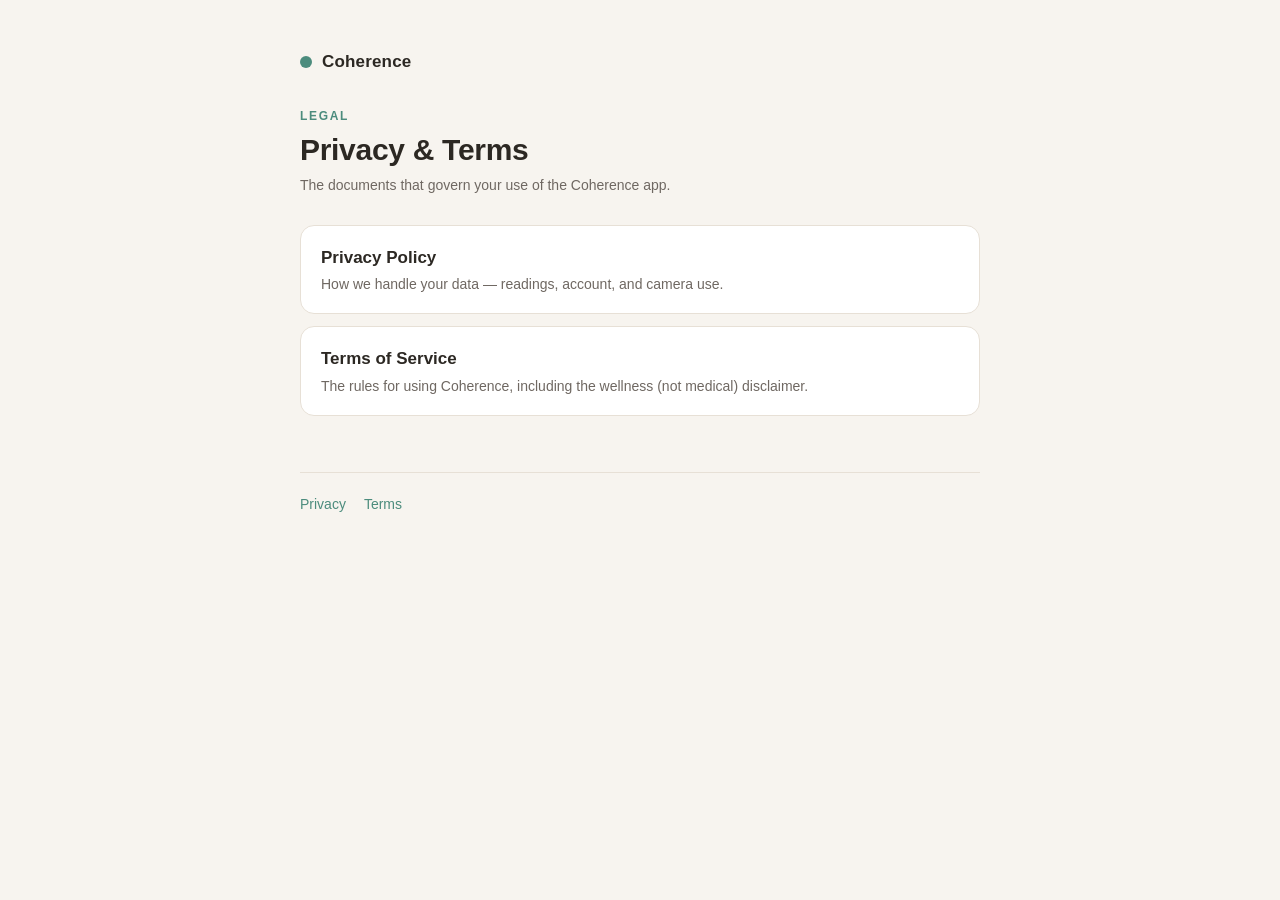
<file: index.html>
<!doctype html>
<html lang="en">
<head>
  <meta charset="utf-8" />
  <meta name="viewport" content="width=device-width, initial-scale=1" />
  <title>Coherence — Legal</title>
  <meta name="description" content="Privacy Policy and Terms of Service for the Coherence app." />
  <link rel="stylesheet" href="/style.css" />
</head>
<body>
  <main class="wrap">
    <header class="site"><span class="dot"></span><span class="name">Coherence</span></header>
    <p class="eyebrow">Legal</p>
    <h1>Privacy &amp; Terms</h1>
    <p class="updated">The documents that govern your use of the Coherence app.</p>
    <nav class="index-links">
      <a href="/privacy">Privacy Policy<span>How we handle your data — readings, account, and camera use.</span></a>
      <a href="/terms">Terms of Service<span>The rules for using Coherence, including the wellness (not medical) disclaimer.</span></a>
    </nav>
    <footer class="site">
      <a href="/privacy">Privacy</a>
      <a href="/terms">Terms</a>
    </footer>
  </main>
</body>
</html>
</file>
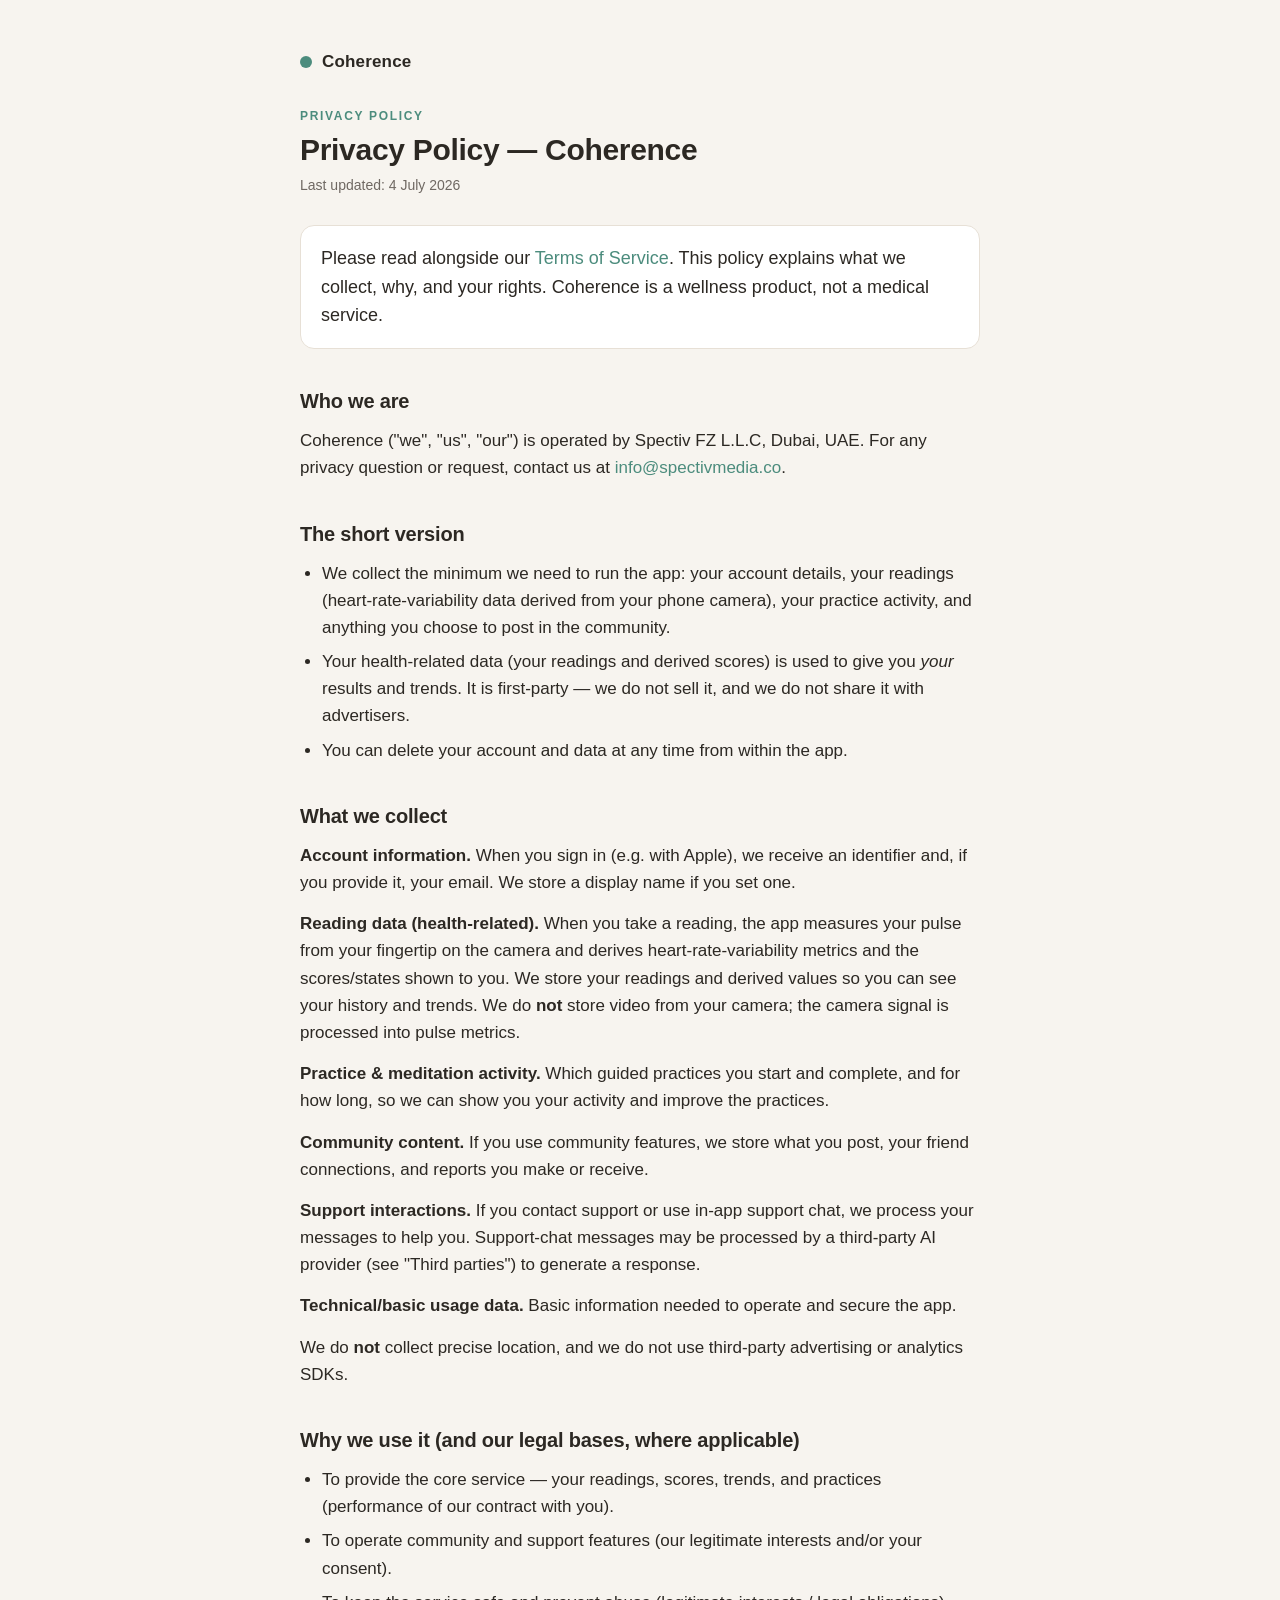
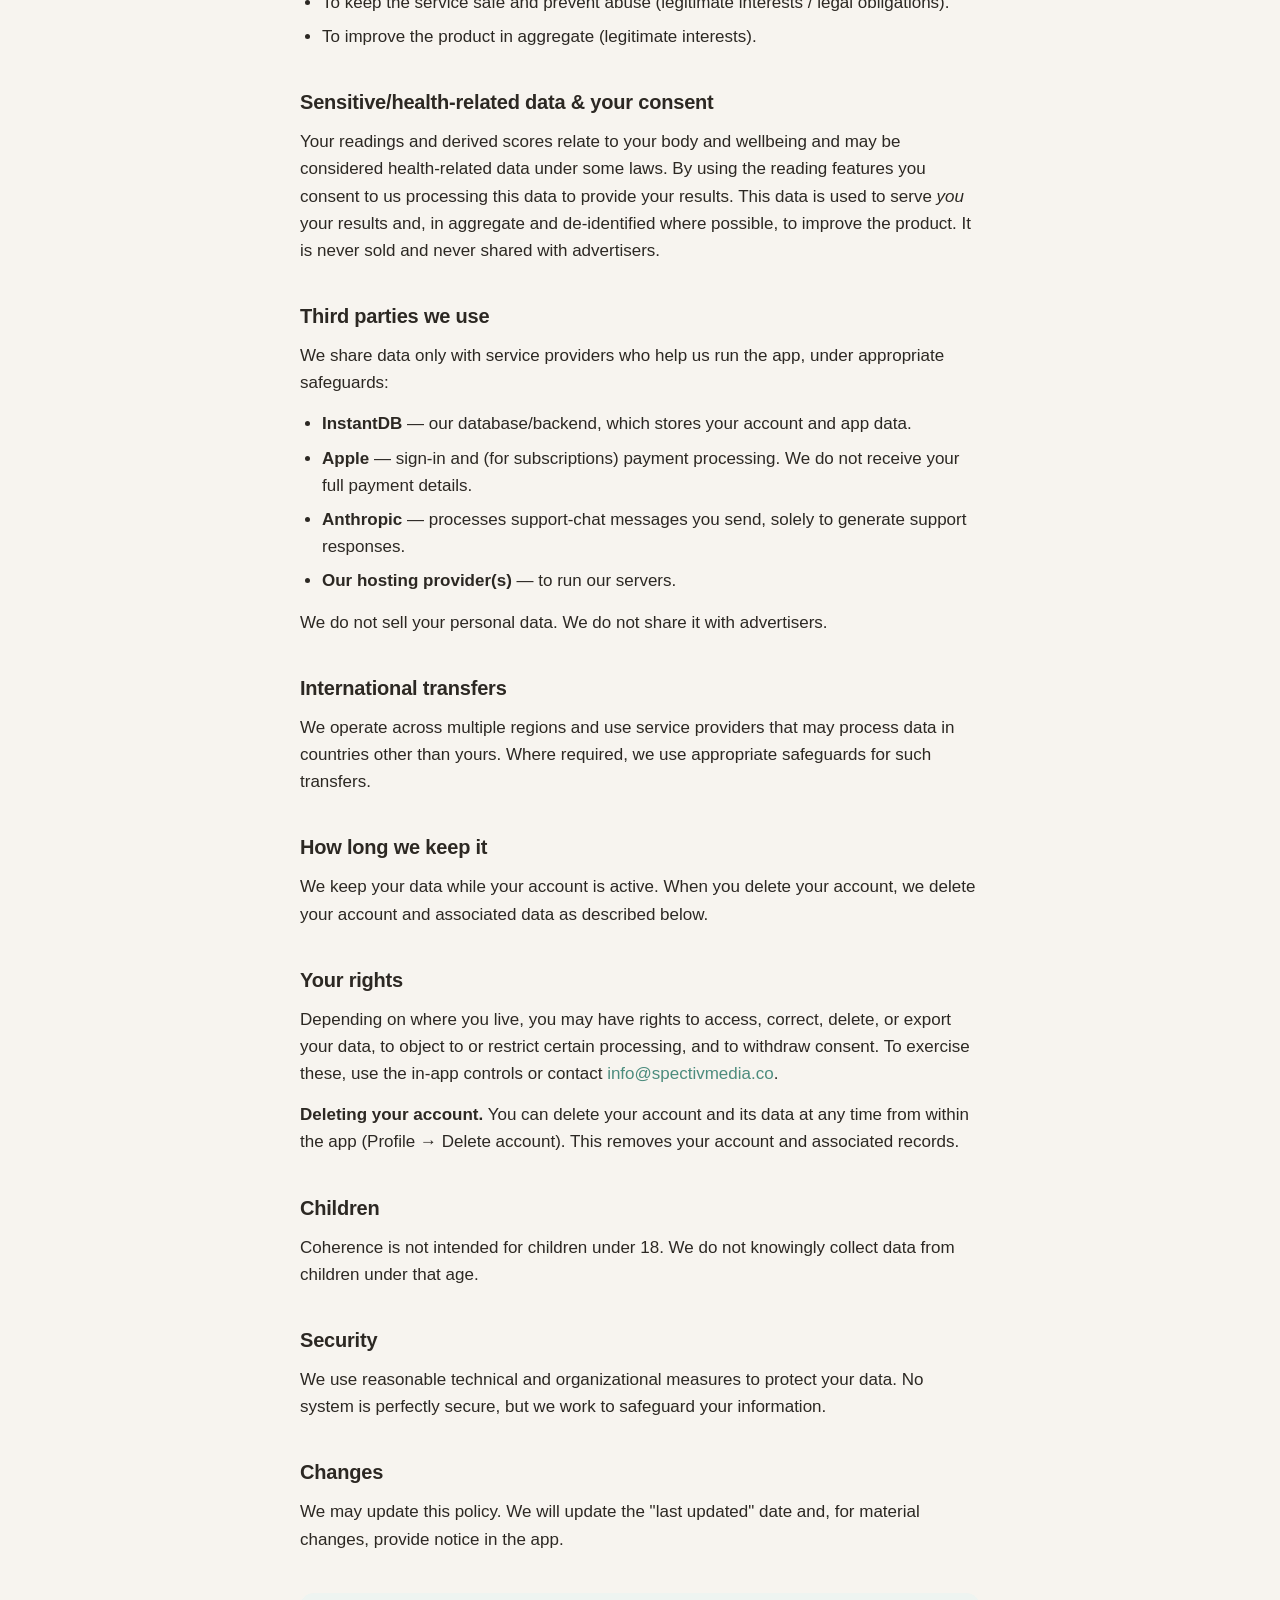
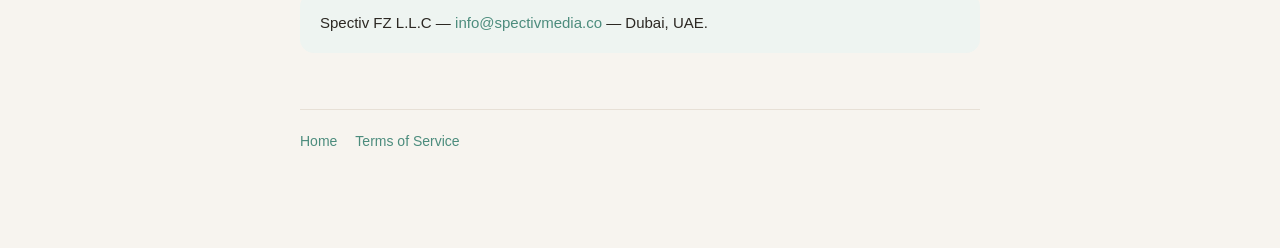
<file: privacy.html>
<!doctype html>
<html lang="en">
<head>
  <meta charset="utf-8" />
  <meta name="viewport" content="width=device-width, initial-scale=1" />
  <title>Privacy Policy — Coherence</title>
  <meta name="description" content="How the Coherence app collects, uses, and protects your data." />
  <link rel="stylesheet" href="/style.css" />
</head>
<body>
  <main class="wrap">
    <header class="site"><span class="dot"></span><span class="name">Coherence</span></header>
    <p class="eyebrow">Privacy Policy</p>
    <h1>Privacy Policy — Coherence</h1>
    <p class="updated">Last updated: 4 July 2026</p>

    <p class="intro">Please read alongside our <a href="/terms">Terms of Service</a>. This policy explains what
      we collect, why, and your rights. Coherence is a wellness product, not a medical service.</p>

    <h2>Who we are</h2>
    <p>Coherence ("we", "us", "our") is operated by Spectiv FZ L.L.C, Dubai, UAE. For any privacy question or
      request, contact us at <a href="mailto:info@spectivmedia.co">info@spectivmedia.co</a>.</p>

    <h2>The short version</h2>
    <ul>
      <li>We collect the minimum we need to run the app: your account details, your readings
        (heart-rate-variability data derived from your phone camera), your practice activity, and anything you
        choose to post in the community.</li>
      <li>Your health-related data (your readings and derived scores) is used to give you <em>your</em> results
        and trends. It is first-party — we do not sell it, and we do not share it with advertisers.</li>
      <li>You can delete your account and data at any time from within the app.</li>
    </ul>

    <h2>What we collect</h2>
    <p><strong>Account information.</strong> When you sign in (e.g. with Apple), we receive an identifier and, if
      you provide it, your email. We store a display name if you set one.</p>
    <p><strong>Reading data (health-related).</strong> When you take a reading, the app measures your pulse from
      your fingertip on the camera and derives heart-rate-variability metrics and the scores/states shown to
      you. We store your readings and derived values so you can see your history and trends. We do <strong>not</strong>
      store video from your camera; the camera signal is processed into pulse metrics.</p>
    <p><strong>Practice &amp; meditation activity.</strong> Which guided practices you start and complete, and
      for how long, so we can show you your activity and improve the practices.</p>
    <p><strong>Community content.</strong> If you use community features, we store what you post, your friend
      connections, and reports you make or receive.</p>
    <p><strong>Support interactions.</strong> If you contact support or use in-app support chat, we process your
      messages to help you. Support-chat messages may be processed by a third-party AI provider (see "Third
      parties") to generate a response.</p>
    <p><strong>Technical/basic usage data.</strong> Basic information needed to operate and secure the app.</p>
    <p>We do <strong>not</strong> collect precise location, and we do not use third-party advertising or
      analytics SDKs.</p>

    <h2>Why we use it (and our legal bases, where applicable)</h2>
    <ul>
      <li>To provide the core service — your readings, scores, trends, and practices (performance of our
        contract with you).</li>
      <li>To operate community and support features (our legitimate interests and/or your consent).</li>
      <li>To keep the service safe and prevent abuse (legitimate interests / legal obligations).</li>
      <li>To improve the product in aggregate (legitimate interests).</li>
    </ul>

    <h2>Sensitive/health-related data &amp; your consent</h2>
    <p>Your readings and derived scores relate to your body and wellbeing and may be considered health-related
      data under some laws. By using the reading features you consent to us processing this data to provide your
      results. This data is used to serve <em>you</em> your results and, in aggregate and de-identified where
      possible, to improve the product. It is never sold and never shared with advertisers.</p>

    <h2>Third parties we use</h2>
    <p>We share data only with service providers who help us run the app, under appropriate safeguards:</p>
    <ul>
      <li><strong>InstantDB</strong> — our database/backend, which stores your account and app data.</li>
      <li><strong>Apple</strong> — sign-in and (for subscriptions) payment processing. We do not receive your
        full payment details.</li>
      <li><strong>Anthropic</strong> — processes support-chat messages you send, solely to generate support
        responses.</li>
      <li><strong>Our hosting provider(s)</strong> — to run our servers.</li>
    </ul>
    <p>We do not sell your personal data. We do not share it with advertisers.</p>

    <h2>International transfers</h2>
    <p>We operate across multiple regions and use service providers that may process data in countries other
      than yours. Where required, we use appropriate safeguards for such transfers.</p>

    <h2>How long we keep it</h2>
    <p>We keep your data while your account is active. When you delete your account, we delete your account and
      associated data as described below.</p>

    <h2>Your rights</h2>
    <p>Depending on where you live, you may have rights to access, correct, delete, or export your data, to
      object to or restrict certain processing, and to withdraw consent. To exercise these, use the in-app
      controls or contact <a href="mailto:info@spectivmedia.co">info@spectivmedia.co</a>.</p>
    <p><strong>Deleting your account.</strong> You can delete your account and its data at any time from within
      the app (Profile → Delete account). This removes your account and associated records.</p>

    <h2>Children</h2>
    <p>Coherence is not intended for children under 18. We do not knowingly collect data from children under
      that age.</p>

    <h2>Security</h2>
    <p>We use reasonable technical and organizational measures to protect your data. No system is perfectly
      secure, but we work to safeguard your information.</p>

    <h2>Changes</h2>
    <p>We may update this policy. We will update the "last updated" date and, for material changes, provide
      notice in the app.</p>

    <div class="contact">Spectiv FZ L.L.C — <a href="mailto:info@spectivmedia.co">info@spectivmedia.co</a> — Dubai, UAE.</div>

    <footer class="site">
      <a href="/">Home</a>
      <a href="/terms">Terms of Service</a>
    </footer>
  </main>
</body>
</html>
</file>
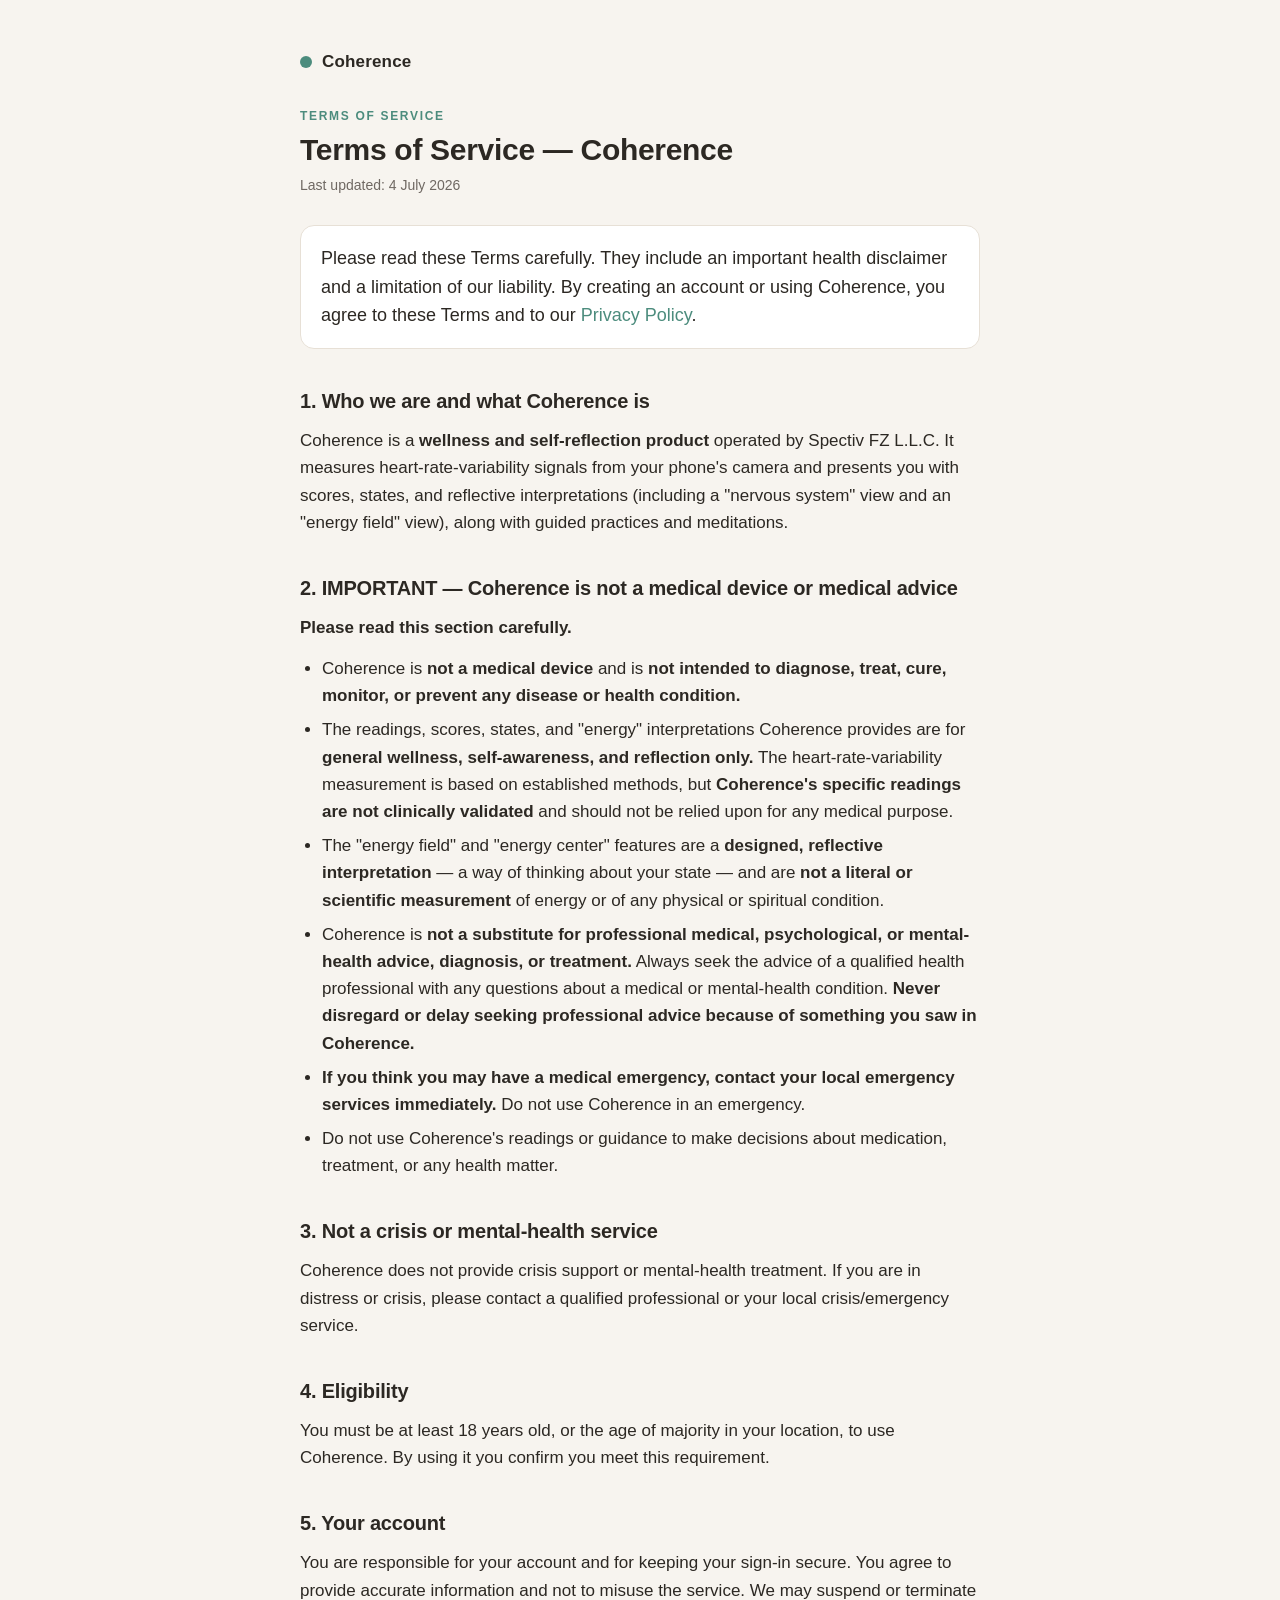
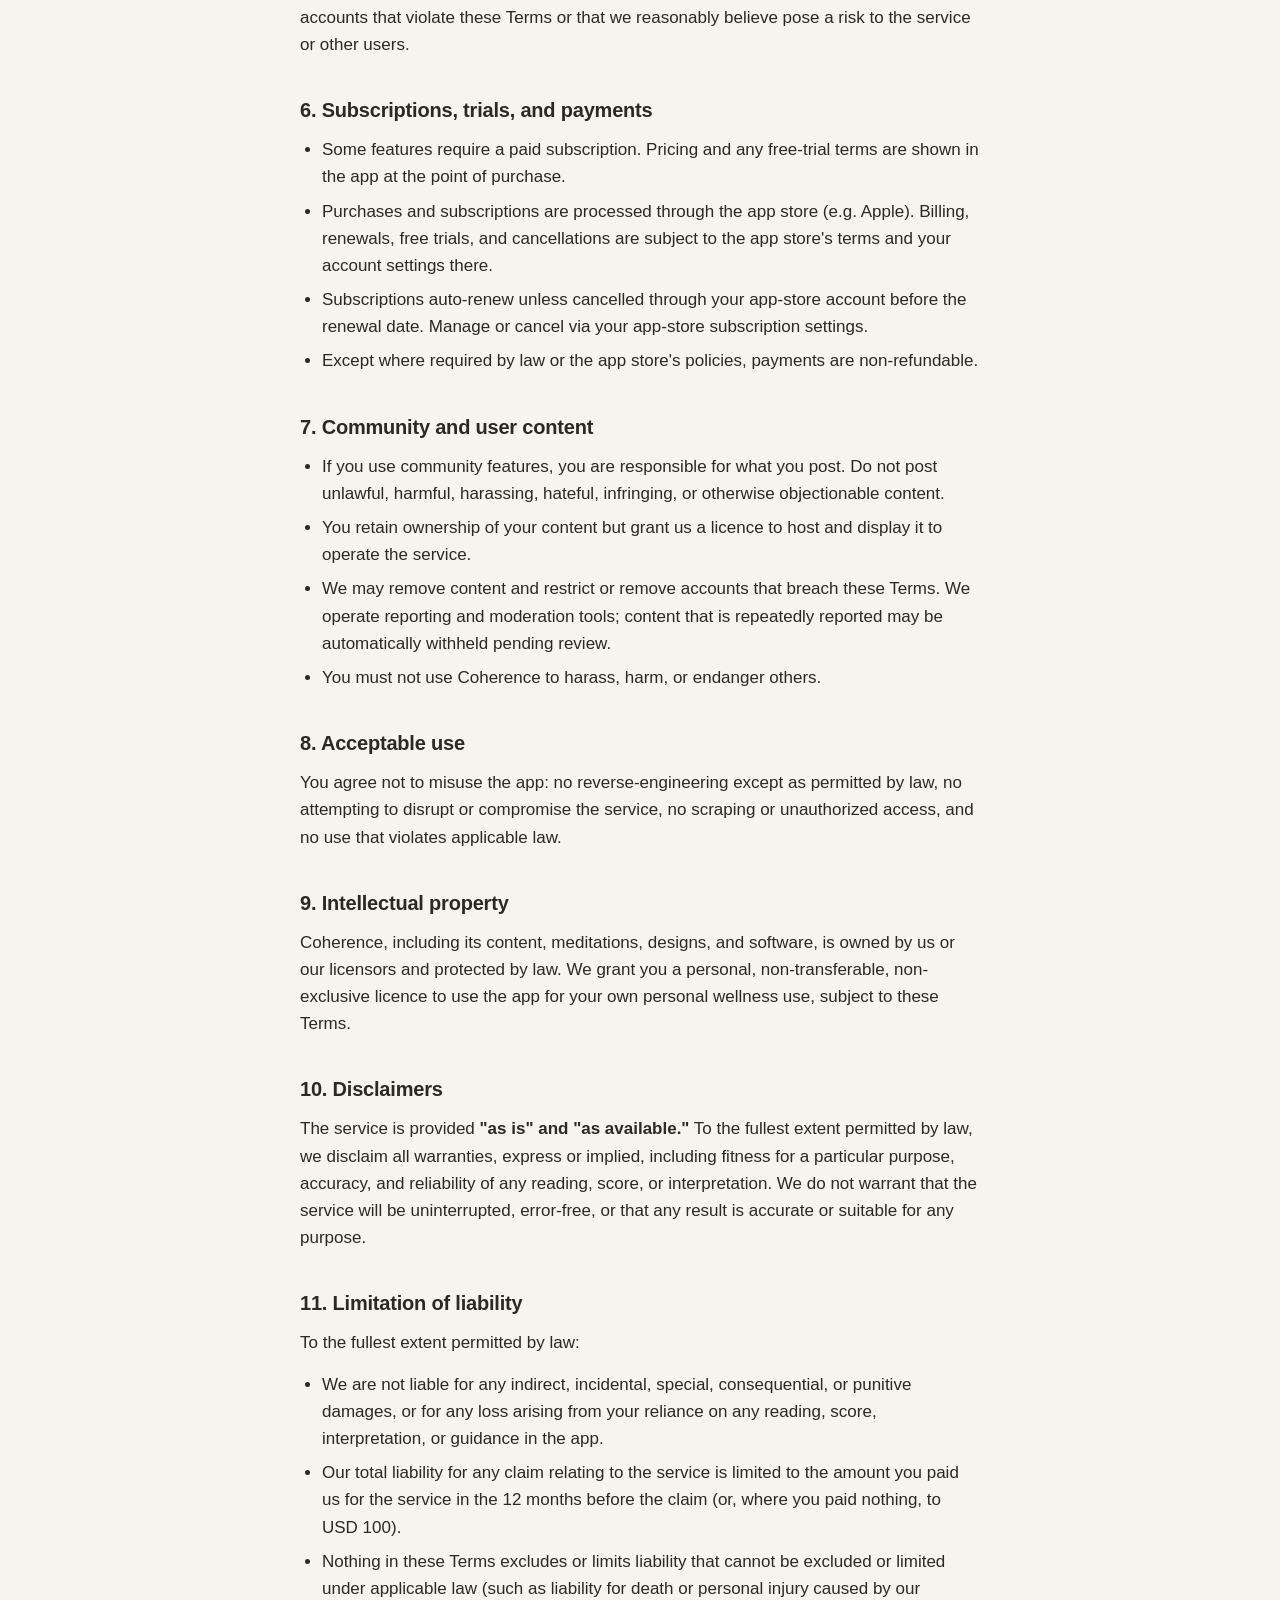
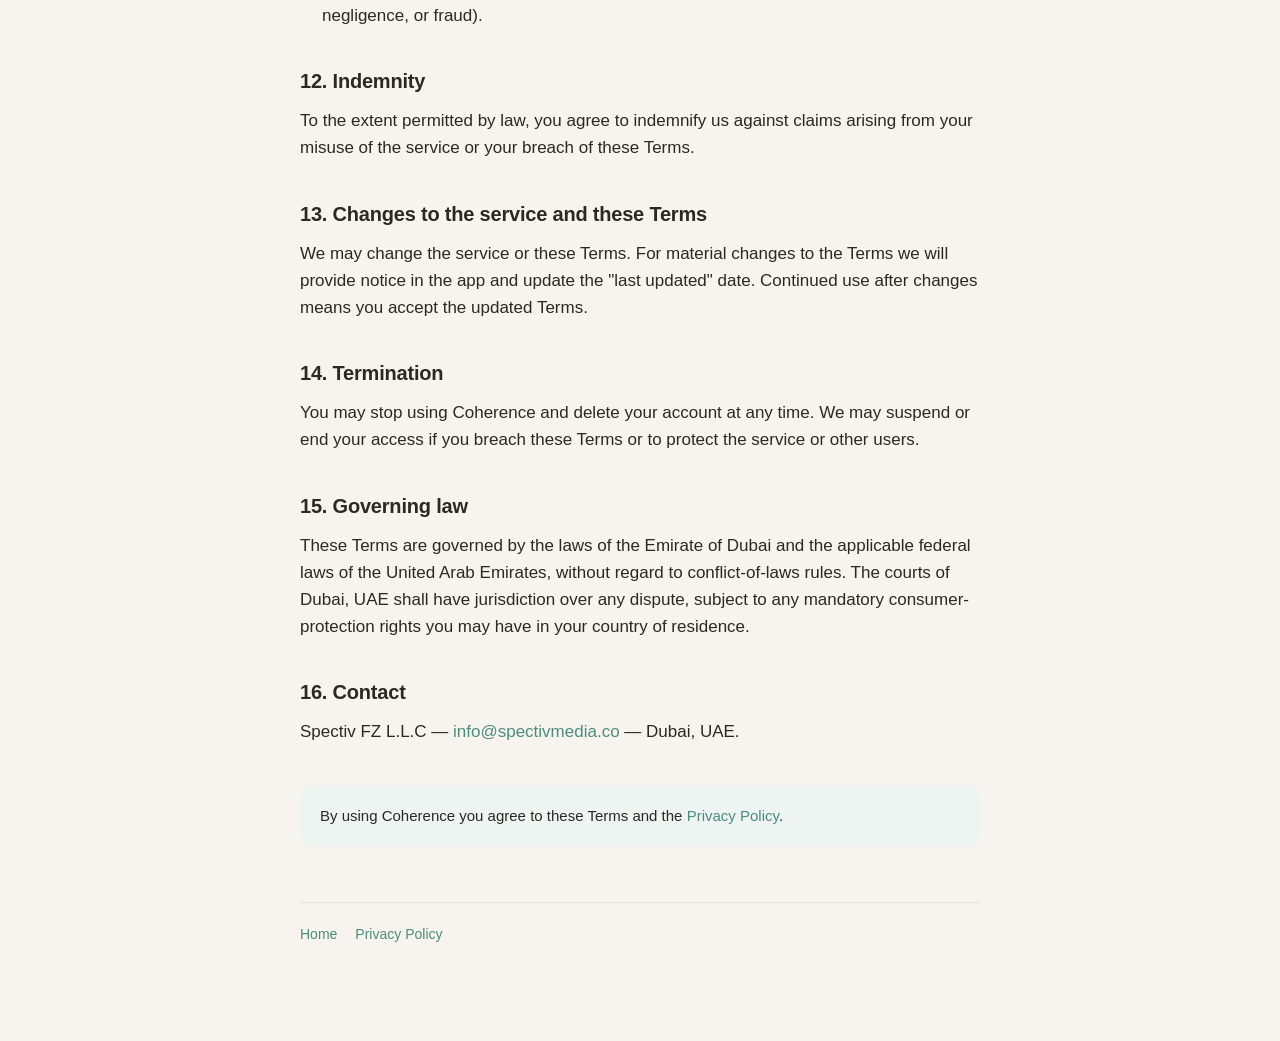
<file: terms.html>
<!doctype html>
<html lang="en">
<head>
  <meta charset="utf-8" />
  <meta name="viewport" content="width=device-width, initial-scale=1" />
  <title>Terms of Service — Coherence</title>
  <meta name="description" content="The terms that govern your use of the Coherence app." />
  <link rel="stylesheet" href="/style.css" />
</head>
<body>
  <main class="wrap">
    <header class="site"><span class="dot"></span><span class="name">Coherence</span></header>
    <p class="eyebrow">Terms of Service</p>
    <h1>Terms of Service — Coherence</h1>
    <p class="updated">Last updated: 4 July 2026</p>

    <p class="intro">Please read these Terms carefully. They include an important health disclaimer and a
      limitation of our liability. By creating an account or using Coherence, you agree to these Terms and to our
      <a href="/privacy">Privacy Policy</a>.</p>

    <h2>1. Who we are and what Coherence is</h2>
    <p>Coherence is a <strong>wellness and self-reflection product</strong> operated by Spectiv FZ L.L.C. It
      measures heart-rate-variability signals from your phone's camera and presents you with scores, states, and
      reflective interpretations (including a "nervous system" view and an "energy field" view), along with
      guided practices and meditations.</p>

    <h2>2. IMPORTANT — Coherence is not a medical device or medical advice</h2>
    <p><strong>Please read this section carefully.</strong></p>
    <ul>
      <li>Coherence is <strong>not a medical device</strong> and is <strong>not intended to diagnose, treat,
        cure, monitor, or prevent any disease or health condition.</strong></li>
      <li>The readings, scores, states, and "energy" interpretations Coherence provides are for <strong>general
        wellness, self-awareness, and reflection only.</strong> The heart-rate-variability measurement is based
        on established methods, but <strong>Coherence's specific readings are not clinically validated</strong>
        and should not be relied upon for any medical purpose.</li>
      <li>The "energy field" and "energy center" features are a <strong>designed, reflective interpretation</strong>
        — a way of thinking about your state — and are <strong>not a literal or scientific measurement</strong>
        of energy or of any physical or spiritual condition.</li>
      <li>Coherence is <strong>not a substitute for professional medical, psychological, or mental-health advice,
        diagnosis, or treatment.</strong> Always seek the advice of a qualified health professional with any
        questions about a medical or mental-health condition. <strong>Never disregard or delay seeking
        professional advice because of something you saw in Coherence.</strong></li>
      <li><strong>If you think you may have a medical emergency, contact your local emergency services
        immediately.</strong> Do not use Coherence in an emergency.</li>
      <li>Do not use Coherence's readings or guidance to make decisions about medication, treatment, or any
        health matter.</li>
    </ul>

    <h2>3. Not a crisis or mental-health service</h2>
    <p>Coherence does not provide crisis support or mental-health treatment. If you are in distress or crisis,
      please contact a qualified professional or your local crisis/emergency service.</p>

    <h2>4. Eligibility</h2>
    <p>You must be at least 18 years old, or the age of majority in your location, to use Coherence. By using it
      you confirm you meet this requirement.</p>

    <h2>5. Your account</h2>
    <p>You are responsible for your account and for keeping your sign-in secure. You agree to provide accurate
      information and not to misuse the service. We may suspend or terminate accounts that violate these Terms or
      that we reasonably believe pose a risk to the service or other users.</p>

    <h2>6. Subscriptions, trials, and payments</h2>
    <ul>
      <li>Some features require a paid subscription. Pricing and any free-trial terms are shown in the app at the
        point of purchase.</li>
      <li>Purchases and subscriptions are processed through the app store (e.g. Apple). Billing, renewals, free
        trials, and cancellations are subject to the app store's terms and your account settings there.</li>
      <li>Subscriptions auto-renew unless cancelled through your app-store account before the renewal date.
        Manage or cancel via your app-store subscription settings.</li>
      <li>Except where required by law or the app store's policies, payments are non-refundable.</li>
    </ul>

    <h2>7. Community and user content</h2>
    <ul>
      <li>If you use community features, you are responsible for what you post. Do not post unlawful, harmful,
        harassing, hateful, infringing, or otherwise objectionable content.</li>
      <li>You retain ownership of your content but grant us a licence to host and display it to operate the
        service.</li>
      <li>We may remove content and restrict or remove accounts that breach these Terms. We operate reporting and
        moderation tools; content that is repeatedly reported may be automatically withheld pending review.</li>
      <li>You must not use Coherence to harass, harm, or endanger others.</li>
    </ul>

    <h2>8. Acceptable use</h2>
    <p>You agree not to misuse the app: no reverse-engineering except as permitted by law, no attempting to
      disrupt or compromise the service, no scraping or unauthorized access, and no use that violates applicable
      law.</p>

    <h2>9. Intellectual property</h2>
    <p>Coherence, including its content, meditations, designs, and software, is owned by us or our licensors and
      protected by law. We grant you a personal, non-transferable, non-exclusive licence to use the app for your
      own personal wellness use, subject to these Terms.</p>

    <h2>10. Disclaimers</h2>
    <p>The service is provided <strong>"as is" and "as available."</strong> To the fullest extent permitted by
      law, we disclaim all warranties, express or implied, including fitness for a particular purpose, accuracy,
      and reliability of any reading, score, or interpretation. We do not warrant that the service will be
      uninterrupted, error-free, or that any result is accurate or suitable for any purpose.</p>

    <h2>11. Limitation of liability</h2>
    <p>To the fullest extent permitted by law:</p>
    <ul>
      <li>We are not liable for any indirect, incidental, special, consequential, or punitive damages, or for any
        loss arising from your reliance on any reading, score, interpretation, or guidance in the app.</li>
      <li>Our total liability for any claim relating to the service is limited to the amount you paid us for the
        service in the 12 months before the claim (or, where you paid nothing, to USD 100).</li>
      <li>Nothing in these Terms excludes or limits liability that cannot be excluded or limited under applicable
        law (such as liability for death or personal injury caused by our negligence, or fraud).</li>
    </ul>

    <h2>12. Indemnity</h2>
    <p>To the extent permitted by law, you agree to indemnify us against claims arising from your misuse of the
      service or your breach of these Terms.</p>

    <h2>13. Changes to the service and these Terms</h2>
    <p>We may change the service or these Terms. For material changes to the Terms we will provide notice in the
      app and update the "last updated" date. Continued use after changes means you accept the updated Terms.</p>

    <h2>14. Termination</h2>
    <p>You may stop using Coherence and delete your account at any time. We may suspend or end your access if you
      breach these Terms or to protect the service or other users.</p>

    <h2>15. Governing law</h2>
    <p>These Terms are governed by the laws of the Emirate of Dubai and the applicable federal laws of the United
      Arab Emirates, without regard to conflict-of-laws rules. The courts of Dubai, UAE shall have jurisdiction
      over any dispute, subject to any mandatory consumer-protection rights you may have in your country of
      residence.</p>

    <h2>16. Contact</h2>
    <p>Spectiv FZ L.L.C — <a href="mailto:info@spectivmedia.co">info@spectivmedia.co</a> — Dubai, UAE.</p>

    <div class="contact">By using Coherence you agree to these Terms and the
      <a href="/privacy">Privacy Policy</a>.</div>

    <footer class="site">
      <a href="/">Home</a>
      <a href="/privacy">Privacy Policy</a>
    </footer>
  </main>
</body>
</html>
</file>
<file: style.css>
:root {
  --bg: #f7f4ef;
  --card: #ffffff;
  --ink: #2c2823;
  --muted: #6f6862;
  --line: #e7e0d6;
  --accent: #4c8c7d;
  --accent-soft: #eef4f1;
}

* { box-sizing: border-box; }

html { -webkit-text-size-adjust: 100%; }

body {
  margin: 0;
  background: var(--bg);
  color: var(--ink);
  font-family: ui-sans-serif, -apple-system, "Segoe UI", Roboto, Helvetica, Arial, sans-serif;
  line-height: 1.6;
  font-size: 17px;
}

.wrap {
  max-width: 720px;
  margin: 0 auto;
  padding: 48px 20px 96px;
}

header.site {
  display: flex;
  align-items: center;
  gap: 10px;
  margin-bottom: 8px;
}
header.site .dot {
  width: 12px; height: 12px; border-radius: 50%;
  background: var(--accent);
}
header.site .name {
  font-weight: 600; letter-spacing: .01em;
}

.eyebrow {
  text-transform: uppercase;
  letter-spacing: .14em;
  font-size: 12px;
  font-weight: 600;
  color: var(--accent);
  margin: 32px 0 6px;
}

h1 {
  font-size: 30px;
  line-height: 1.2;
  margin: 0 0 6px;
  letter-spacing: -.01em;
}

.updated {
  color: var(--muted);
  font-size: 14px;
  margin: 0 0 28px;
}

.draft-note {
  background: #fbeedd;
  border: 1px solid #f0d9bd;
  border-radius: 12px;
  padding: 12px 14px;
  font-size: 14px;
  color: #7a5a2e;
  margin: 0 0 28px;
}

h2 {
  font-size: 20px;
  margin: 36px 0 10px;
  letter-spacing: -.01em;
}

p, li { color: var(--ink); }
p { margin: 0 0 14px; }

ul { margin: 0 0 14px; padding-left: 22px; }
li { margin: 0 0 7px; }

a { color: var(--accent); text-decoration: none; }
a:hover { text-decoration: underline; }
a:focus-visible { outline: 2px solid var(--accent); outline-offset: 2px; border-radius: 3px; }

.intro {
  font-size: 18px;
  color: var(--ink);
  background: var(--card);
  border: 1px solid var(--line);
  border-radius: 14px;
  padding: 18px 20px;
  margin: 0 0 8px;
}

.contact {
  margin-top: 40px;
  padding: 18px 20px;
  background: var(--accent-soft);
  border-radius: 14px;
  font-size: 15px;
}

footer.site {
  margin-top: 56px;
  padding-top: 20px;
  border-top: 1px solid var(--line);
  font-size: 14px;
  color: var(--muted);
  display: flex;
  gap: 18px;
  flex-wrap: wrap;
}

/* Landing index */
.index-links { display: flex; flex-direction: column; gap: 12px; margin-top: 24px; }
.index-links a {
  display: block;
  background: var(--card);
  border: 1px solid var(--line);
  border-radius: 14px;
  padding: 18px 20px;
  color: var(--ink);
  font-weight: 600;
}
.index-links a:hover { border-color: var(--accent); text-decoration: none; }
.index-links a span { display: block; font-weight: 400; font-size: 14px; color: var(--muted); margin-top: 2px; }
</file>
